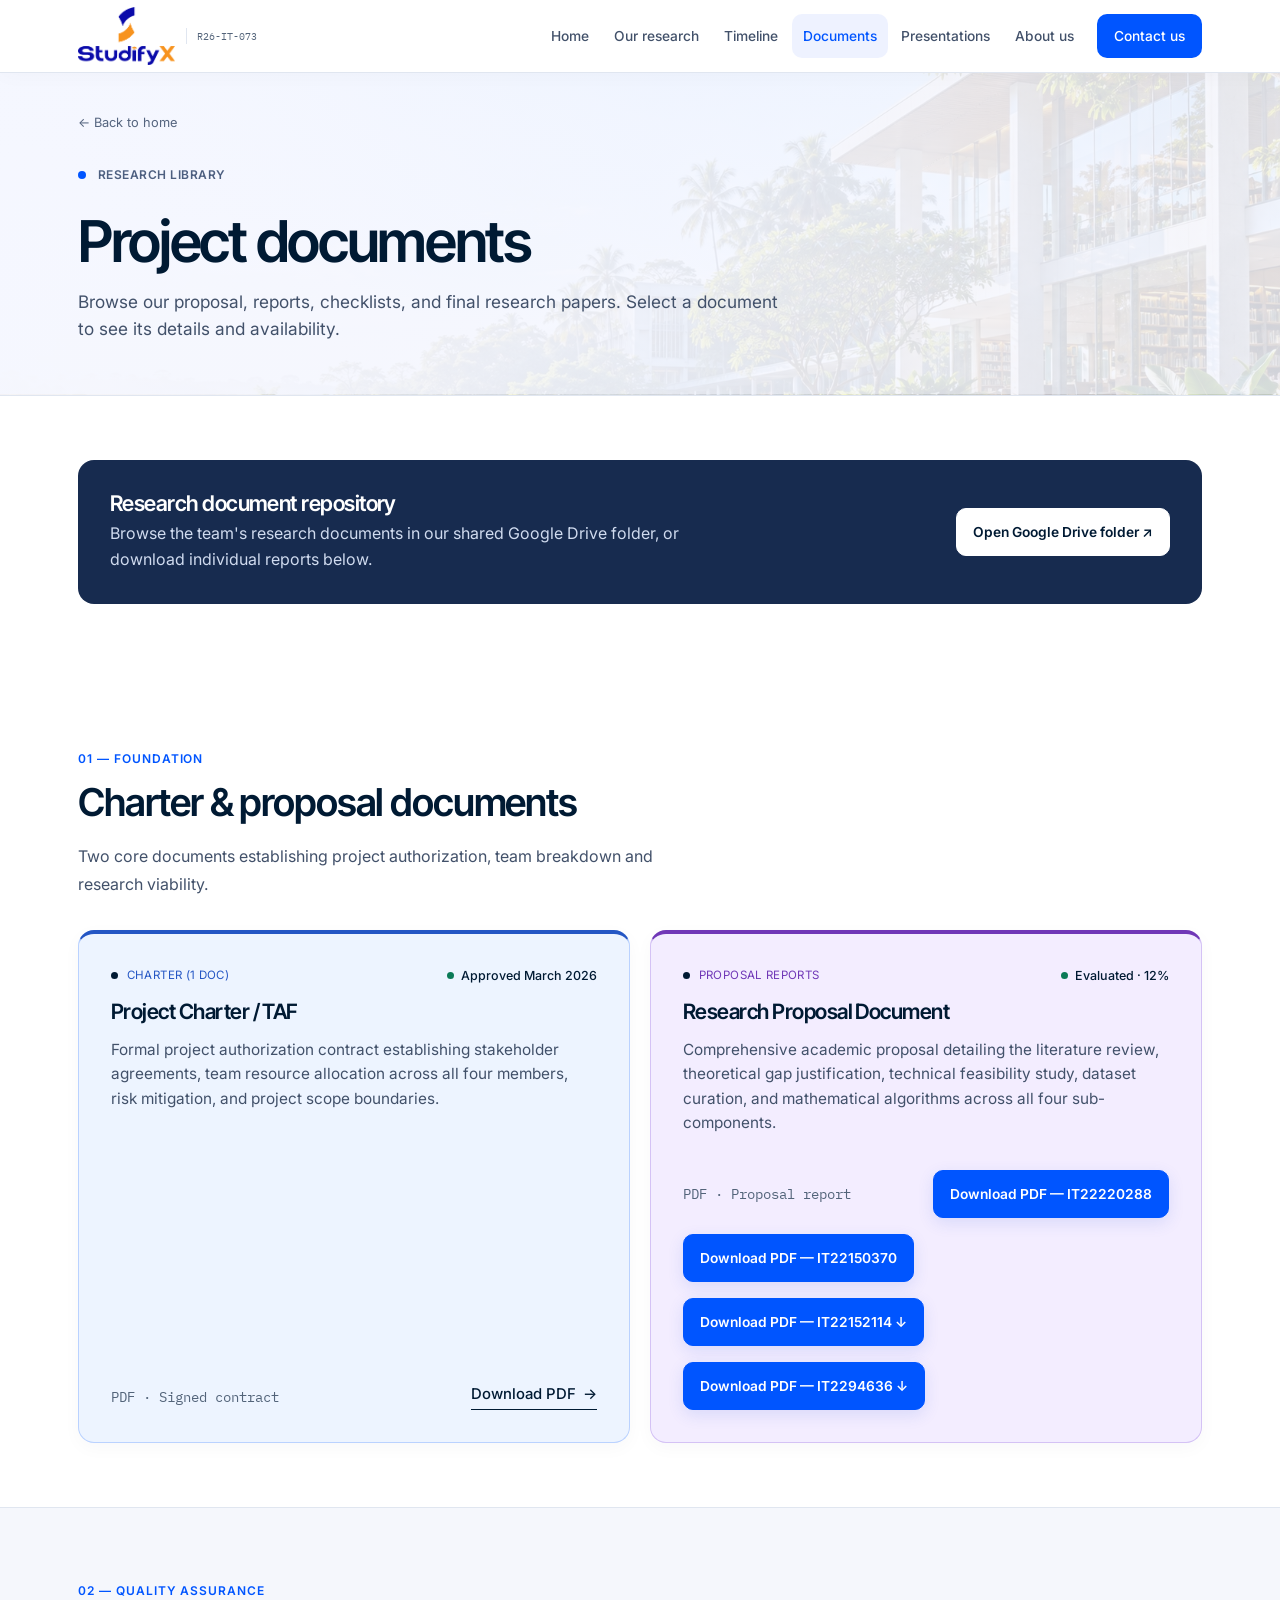
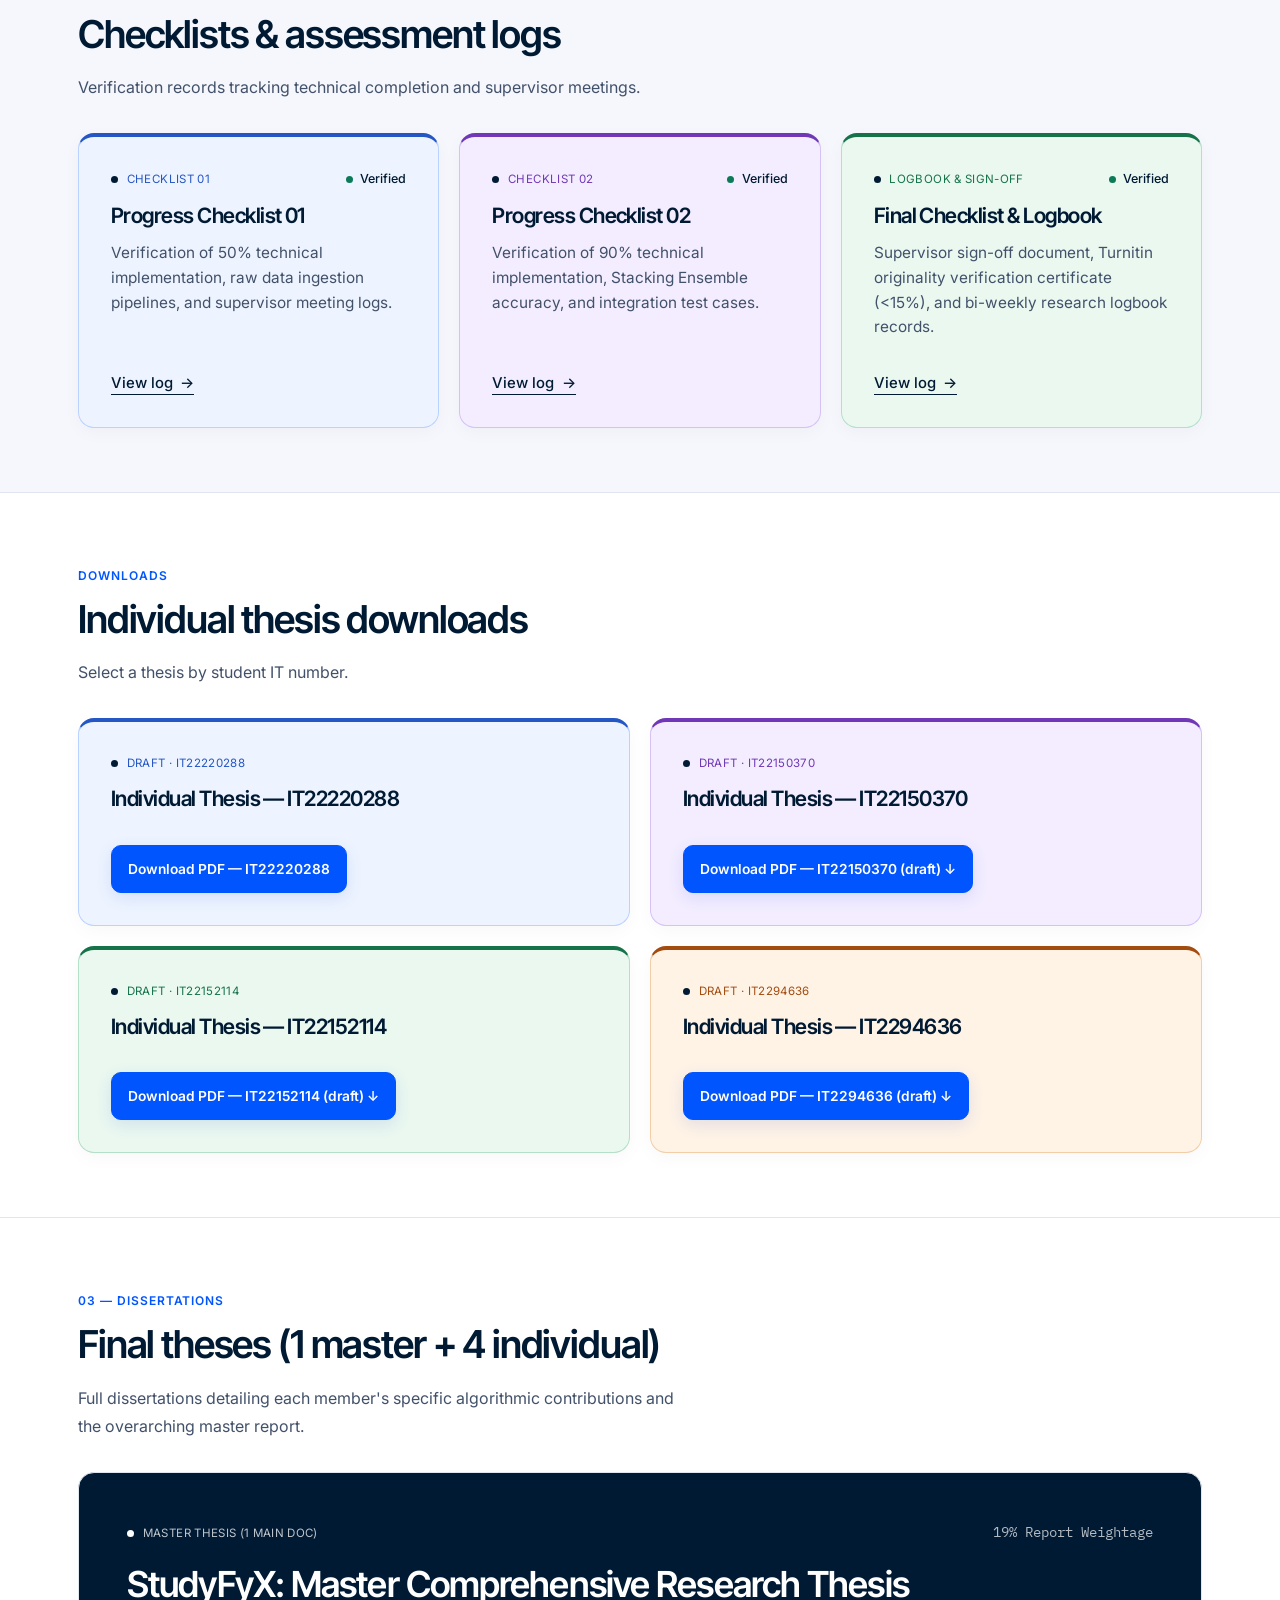
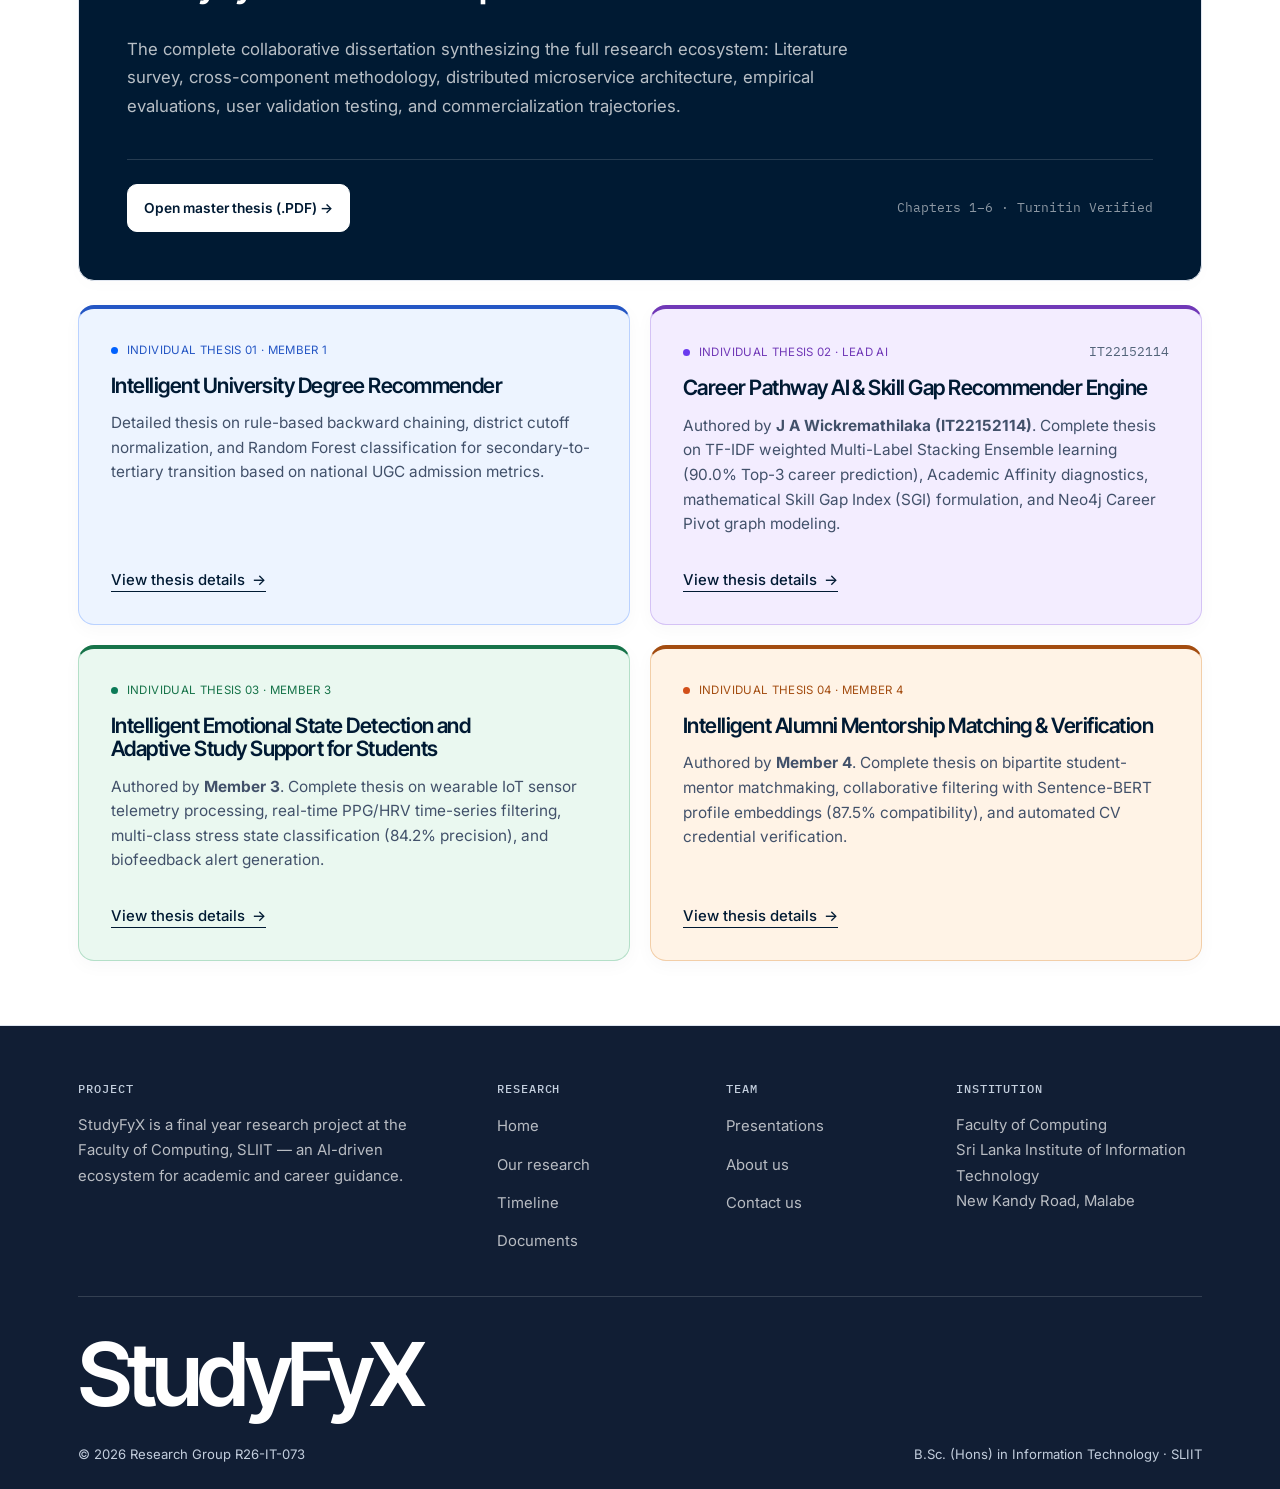
<file: research-website1/documents.html>
<!DOCTYPE html>
<html lang="en">
<head>
  <meta charset="UTF-8">
  <meta name="viewport" content="width=device-width, initial-scale=1.0">
  <title>Documents | StudyFyX (R26-IT-073) Academic Deliverables</title>
  <meta name="description" content="Charter, proposal, checklists, individual theses and master dissertation for Research Project R26-IT-073 at SLIIT.">
  <link rel="stylesheet" href="css/style.css?v=4.1">
  <link rel="stylesheet" href="css/ui.css?v=6.5">
  <link rel="icon" type="image/png" href="images/studyfyxlogo.png">
</head>
<body>
  <a class="skip-link" href="#main-content">Skip to content</a>

  <header class="nav">
    <div class="wrap nav-inner">
      <a href="index.html" class="wordmark" aria-label="StudyFyX home">
        <img src="images/studyfyxlogo.png" class="site-logo" alt="StudyFyX">
        <small>R26-IT-073</small>
      </a>
      <button class="nav-toggle" id="navToggle" aria-controls="navMenu" aria-label="Toggle navigation" aria-expanded="false"><span></span><span></span><span></span></button>
      <ul class="nav-menu nav-links" id="navMenu">
        <li><a href="index.html">Home</a></li>
        <li><a href="domain.html">Our research</a></li>
        <li><a href="milestones.html">Timeline</a></li>
        <li><a href="documents.html" class="active" aria-current="page">Documents</a></li>
        <li><a href="presentations.html">Presentations</a></li>
        <li><a href="about-us.html">About us</a></li>
        <li><a href="contact-us.html" class="nav-btn">Contact us</a></li>
      </ul>
    </div>
  </header>

  <main id="main-content">
    <section class="page-hero">
      <div class="wrap">
        <a class="breadcrumb" href="index.html">← Back to home</a>
        <p class="eyebrow">Research library</p>
        <h1 class="display">Project documents</h1>
        <p class="lead">Browse our proposal, reports, checklists, and final research papers. Select a document to see its details and availability.</p>
      </div>
    </section>

    <!-- Cloud Archive Banner -->
    <section class="section" style="padding-bottom: 0; border-bottom: 0;">
      <div class="wrap">
        <div class="strip reveal">
          <div>
            <h3>Research document repository</h3>
            <p>Browse the team's research documents in our shared Google Drive folder, or download individual reports below.</p>
          </div>
          <a class="btn btn-light btn-sm" href="https://drive.google.com/drive/folders/1j5qwz5YjAbGDTKUu_reXCLSNUxUxt5uj?usp=drive_link" target="_blank" rel="noopener noreferrer" aria-label="Open research documents in Google Drive (opens in a new tab)">Open Google Drive folder ↗</a>
        </div>
      </div>
    </section>

    <!-- Category 1: Charter & Proposal -->
    <section class="section">
      <div class="wrap">
        <div class="sec-head">
          <span class="sec-label">01 — Foundation</span>
          <div>
            <h2 class="sec-title">Charter &amp; proposal documents</h2>
            <p class="sec-intro">Two core documents establishing project authorization, team breakdown and research viability.</p>
          </div>
        </div>

        <div class="grid grid-2 reveal">
          <div class="cell">
            <div style="display:flex; justify-content:space-between; align-items:baseline;">
              <span class="tag">Charter (1 Doc)</span>
              <span class="status">Approved March 2026</span>
            </div>
            <h3>Project Charter / TAF</h3>
            <p>Formal project authorization contract establishing stakeholder agreements, team resource allocation across all four members, risk mitigation, and project scope boundaries.</p>
            <div class="cell-foot">
              <span class="muted" style="font-size:0.86rem; font-family:var(--mono);">PDF &middot; Signed contract</span>
              <a class="arrow-link" href="Taf/TAF-R26-IT-073.pdf" download="TAF-R26-IT-073.pdf" aria-label="Download TAF document for R26-IT-073">Download PDF</a>
            </div>
          </div>

          <div class="cell">
            <div style="display:flex; justify-content:space-between; align-items:baseline;">
              <span class="tag">Proposal reports</span>
              <span class="status">Evaluated &middot; 12%</span>
            </div>
            <h3>Research Proposal Document</h3>
            <p>Comprehensive academic proposal detailing the literature review, theoretical gap justification, technical feasibility study, dataset curation, and mathematical algorithms across all four sub-components.</p>
            <div class="cell-foot">
              <span class="muted" style="font-size:0.86rem; font-family:var(--mono);">PDF &middot; Proposal report</span>
              <a class="btn btn-blue btn-sm" href="projectprop/Proposal%20-%20IT22220288.pdf" download="Proposal - IT22220288.pdf">Download PDF — IT22220288</a>
<a class="btn btn-blue btn-sm" href="projectprop/R26-IT-073%20_IT22150370.pdf" download="R26-IT-073 _IT22150370.pdf">Download PDF — IT22150370</a>
<a class="btn btn-blue btn-sm" href="projectprop/R26-IT-073_IT22152114.pdf" download="R26-IT-073_IT22152114.pdf">Download PDF — IT22152114 ↓</a>
<a class="btn btn-blue btn-sm" href="projectprop/R26-IT-073_IT2294636.pdf" download="R26-IT-073_IT2294636.pdf">Download PDF — IT2294636 ↓</a>
            </div>
          </div>
        </div>
      </div>
    </section>

    <!-- Category 2: Checklists -->
    <section class="section paper">
      <div class="wrap">
        <div class="sec-head">
          <span class="sec-label">02 — Quality assurance</span>
          <div>
            <h2 class="sec-title">Checklists &amp; assessment logs</h2>
            <p class="sec-intro">Verification records tracking technical completion and supervisor meetings.</p>
          </div>
        </div>

        <div class="grid grid-3 reveal">
          <div class="cell">
            <div style="display:flex; justify-content:space-between; align-items:baseline;">
              <span class="tag">Checklist 01</span>
              <span class="status">Verified</span>
            </div>
            <h3>Progress Checklist 01</h3>
            <p>Verification of 50% technical implementation, raw data ingestion pipelines, and supervisor meeting logs.</p>
            <div class="cell-foot">
              <button class="arrow-link" onclick="openResearchDocument('Progress Checklist 01', 'Mid-Term Quality Assurance &middot; Semester 1', 'Official verification document certifying 50% code completion and supervisor meeting attendance.')">View log</button>
            </div>
          </div>

          <div class="cell">
            <div style="display:flex; justify-content:space-between; align-items:baseline;">
              <span class="tag">Checklist 02</span>
              <span class="status">Verified</span>
            </div>
            <h3>Progress Checklist 02</h3>
            <p>Verification of 90% technical implementation, Stacking Ensemble accuracy, and integration test cases.</p>
            <div class="cell-foot">
              <button class="arrow-link" onclick="openResearchDocument('Progress Checklist 02', 'Advanced Progress Verification &middot; Semester 2', 'Official verification document certifying 90% implementation, cross-service APIs, and draft dissertation chapters.')">View log</button>
            </div>
          </div>

          <div class="cell">
            <div style="display:flex; justify-content:space-between; align-items:baseline;">
              <span class="tag">Logbook &amp; sign-off</span>
              <span class="status">Verified</span>
            </div>
            <h3>Final Checklist &amp; Logbook</h3>
            <p>Supervisor sign-off document, Turnitin originality verification certificate (&lt;15%), and bi-weekly research logbook records.</p>
            <div class="cell-foot">
              <button class="arrow-link" onclick="openResearchDocument('Final Checklist & Research Logbook', 'Capstone Compliance & Sign-Off &middot; 4% Weightage', 'Turnitin plagiarism clearance certificate, supervisor approval signatures, and bi-weekly sprint records.')">View log</button>
            </div>
          </div>
        </div>
      </div>
    </section>

<section class="section" id="thesis-downloads"><div class="wrap"><div class="sec-head"><span class="sec-label">Downloads</span><div><h2 class="sec-title">Individual thesis downloads</h2><p class="sec-intro">Select a thesis by student IT number.</p></div></div><div class="grid grid-2"><div class="cell"><span class="tag">Draft · IT22220288</span><h3>Individual Thesis — IT22220288</h3><div class="cell-foot"><a class="btn btn-blue btn-sm" href="thesis/Individual%20Thesis%20Draft-%20IT22220288.pdf" download="Individual Thesis Draft- IT22220288.pdf">Download PDF — IT22220288</a></div></div><div class="cell"><span class="tag">Draft · IT22150370</span><h3>Individual Thesis — IT22150370</h3><div class="cell-foot"><a class="btn btn-blue btn-sm" href="thesis/IT22150370_DRAFT.pdf" download="IT22150370_DRAFT.pdf">Download PDF — IT22150370 (draft) ↓</a></div></div><div class="cell"><span class="tag">Draft · IT22152114</span><h3>Individual Thesis — IT22152114</h3><div class="cell-foot"><a class="btn btn-blue btn-sm" href="thesis/IT22152114_DRAFT.pdf" download="IT22152114_DRAFT.pdf">Download PDF — IT22152114 (draft) ↓</a></div></div><div class="cell"><span class="tag">Draft · IT2294636</span><h3>Individual Thesis — IT2294636</h3><div class="cell-foot"><a class="btn btn-blue btn-sm" href="thesis/IT2294636_DRAFT.pdf" download="IT2294636_DRAFT.pdf">Download PDF — IT2294636 (draft) ↓</a></div></div></div></div></section>

    <!-- Category 3: Final Dissertations (Slide 12: 4 Docs with the Main) -->
    <section class="section">
      <div class="wrap">
        <div class="sec-head">
          <span class="sec-label">03 — Dissertations</span>
          <div>
            <h2 class="sec-title">Final theses (1 master + 4 individual)</h2>
            <p class="sec-intro">Full dissertations detailing each member's specific algorithmic contributions and the overarching master report.</p>
          </div>
        </div>

        <!-- Master Group Thesis -->
        <div class="cell dark reveal" style="margin-bottom: 1.5rem; padding: clamp(2rem, 4vw, 3rem);">
          <div style="display:flex; justify-content:space-between; align-items:baseline; flex-wrap:wrap; gap:1rem;">
            <span class="tag">Master thesis (1 Main Doc)</span>
            <span style="font-family:var(--mono); font-size:0.86rem; color:rgba(255,255,255,0.7);">19% Report Weightage</span>
          </div>
          <h3 style="font-size:clamp(1.6rem, 2.8vw, 2.4rem); margin: 0.5rem 0 1rem;">StudyFyX: Master Comprehensive Research Thesis</h3>
          <p style="max-width:68ch; font-size:1.05rem; line-height:1.7;">
            The complete collaborative dissertation synthesizing the full research ecosystem: Literature survey, cross-component methodology, distributed microservice architecture, empirical evaluations, user validation testing, and commercialization trajectories.
          </p>
          <div class="cell-foot" style="border-top:1px solid rgba(255,255,255,0.15); padding-top:1.5rem; margin-top:1.5rem;">
            <button class="btn btn-light btn-sm" onclick="openResearchDocument('StudyFyX: Master Comprehensive Research Thesis', 'Master Group Dissertation &middot; September 2026', 'Comprehensive 100+ page dissertation synthesizing all 4 components, methodology, system architecture, empirical benchmarks, and future directions.')">Open master thesis (.PDF) →</button>
            <span style="font-family:var(--mono); font-size:0.82rem; color:rgba(255,255,255,0.55);">Chapters 1–6 &middot; Turnitin Verified</span>
          </div>
        </div>

        <!-- 4 Individual Theses -->
        <div class="grid grid-2 reveal">
          <!-- Member 1 -->
          <div class="cell c1">
            <span class="tag c1">Individual Thesis 01 &middot; Member 1</span>
            <h3>Intelligent University Degree Recommender</h3>
            <p>Detailed thesis on rule-based backward chaining, district cutoff normalization, and Random Forest classification for secondary-to-tertiary transition based on national UGC admission metrics.</p>
            <div class="cell-foot">
              <button class="arrow-link" onclick="openResearchDocument('Individual Thesis 1: Intelligent Degree Recommender', 'Authored by Member 1 &middot; Component 1', 'Individual dissertation examining backward-chaining rules and Random Forest modeling for Sri Lankan university admissions.')">View thesis details</button>
            </div>
          </div>

          <!-- Member 2 (J A Wickremathilaka) -->
          <div class="cell c2">
            <div style="display:flex; justify-content:space-between; align-items:baseline;">
              <span class="tag c2">Individual Thesis 02 &middot; Lead AI</span>
              <span style="font-family:var(--mono); font-size:0.82rem; color:var(--muted);">IT22152114</span>
            </div>
            <h3>Career Pathway AI &amp; Skill Gap Recommender Engine</h3>
            <p>Authored by <strong>J A Wickremathilaka (IT22152114)</strong>. Complete thesis on TF-IDF weighted Multi-Label Stacking Ensemble learning (90.0% Top-3 career prediction), Academic Affinity diagnostics, mathematical Skill Gap Index (SGI) formulation, and Neo4j Career Pivot graph modeling.</p>
            <div class="cell-foot">
              <button class="arrow-link" onclick="openResearchDocument('Individual Thesis 2: Career Pathway AI & Skill Gap Recommender Engine', 'Authored by J A Wickremathilaka (IT22152114) &middot; Component 2 (Lead AI)', 'Full dissertation covering TF-IDF Stacking Ensemble ML, mathematical SGI formulation, Neo4j Knowledge Graph Career Pivot discovery, and empirical validations.')">View thesis details</button>
            </div>
          </div>

          <!-- Member 3 -->
          <div class="cell c3">
            <span class="tag c3">Individual Thesis 03 &middot; Member 3</span>
            <h3>Intelligent Emotional State Detection and Adaptive Study Support for Students</h3>
            <p>Authored by <strong>Member 3</strong>. Complete thesis on wearable IoT sensor telemetry processing, real-time PPG/HRV time-series filtering, multi-class stress state classification (84.2% precision), and biofeedback alert generation.</p>
            <div class="cell-foot">
              <button class="arrow-link" onclick="openResearchDocument('Individual Thesis 3: Intelligent Emotional State Detection and Adaptive Study Support for Students', 'Authored by Member 3 &middot; Component 3', 'Complete thesis on wearable sensor processing, PPG/HRV filtering, and machine learning models for cognitive stress inference.')">View thesis details</button>
            </div>
          </div>

          <!-- Member 4 -->
          <div class="cell c4">
            <span class="tag c4">Individual Thesis 04 &middot; Member 4</span>
            <h3>Intelligent Alumni Mentorship Matching &amp; Verification</h3>
            <p>Authored by <strong>Member 4</strong>. Complete thesis on bipartite student-mentor matchmaking, collaborative filtering with Sentence-BERT profile embeddings (87.5% compatibility), and automated CV credential verification.</p>
            <div class="cell-foot">
              <button class="arrow-link" onclick="openResearchDocument('Individual Thesis 4: Intelligent Mentorship Matching', 'Authored by Member 4 &middot; Component 4', 'Complete thesis on bipartite collaborative matchmaking, semantic profile embeddings, and automated alumni verification.')">View thesis details</button>
            </div>
          </div>
        </div>
      </div>
    </section>
  </main>

  <footer class="footer">
    <div class="wrap">
      <div class="footer-top">
        <div>
          <h5>Project</h5>
          <p>StudyFyX is a final year research project at the Faculty of Computing, SLIIT — an AI-driven ecosystem for academic and career guidance.</p>
        </div>
        <div>
          <h5>Research</h5>
          <ul>
            <li><a href="index.html">Home</a></li>
            <li><a href="domain.html">Our research</a></li>
            <li><a href="milestones.html">Timeline</a></li>
            <li><a href="documents.html">Documents</a></li>
          </ul>
        </div>
        <div>
          <h5>Team</h5>
          <ul>
            <li><a href="presentations.html">Presentations</a></li>
            <li><a href="about-us.html">About us</a></li>
            <li><a href="contact-us.html">Contact us</a></li>
          </ul>
        </div>
        <div>
          <h5>Institution</h5>
          <p>Faculty of Computing<br>Sri Lanka Institute of Information Technology<br>New Kandy Road, Malabe</p>
        </div>
      </div>
      <div class="footer-mark">StudyFyX</div>
      <div class="footer-bottom">
        <span>&copy; 2026 Research Group R26-IT-073</span>
        <span>B.Sc. (Hons) in Information Technology &middot; SLIIT</span>
      </div>
    </div>
  </footer>

  <!-- Modal Dialog -->
  <div class="modal" id="academicModal" role="dialog" aria-modal="true" aria-labelledby="modalTitle">
    <div class="modal-box">
      <div class="modal-head">
        <h3 id="modalTitle">Document Details</h3>
        <button class="modal-close" onclick="closeAcademicModal()" aria-label="Close modal">&times;</button>
      </div>
      <div class="modal-meta" id="modalMeta">Official Deliverable</div>
      <p id="modalDesc"></p>
      <div id="modalNote" style="margin-top:1rem; padding:0.85rem; background:var(--paper); font-size:0.86rem; color:var(--ink-2); display:none;">
        <strong>Folder unavailable:</strong> Please contact the research team for document access.
      </div>
      <div class="modal-actions">
        <button class="btn btn-ghost btn-sm" onclick="closeAcademicModal()">Close</button>
        <button class="btn btn-sm" id="modalCloudBtn">View local downloads →</button>
      </div>
    </div>
  </div>

  <script src="js/main.js?v=6.2"></script>
</body>
</html>
</file>
<file: research-website1/css/style.css>
/* ==========================================================================
   STUDYFYX (R26-IT-073) — Research Website Design System
   Editorial / product-site style: ink + paper, solid colour blocks,
   oversized type, flat edges, rule-based grids. Pure HTML + CSS (< 20MB).
   ========================================================================== */

@import url('https://fonts.googleapis.com/css2?family=Inter:wght@400;500;600&family=Inter+Tight:wght@500;600;700&family=IBM+Plex+Mono:wght@400;500&display=swap');

:root {
  /* Core palette */
  --ink: #1E1919;
  --ink-2: #3D3838;
  --muted: #736C6C;
  --line: #E4E0DB;
  --paper: #F7F5F2;
  --white: #FFFFFF;

  /* Brand + component colours (solid, never tinted) */
  --blue: #0061FE;
  --c1: #0061FE;   /* Component 1 — Degree Recommender */
  --c2: #6A3BEF;   /* Component 2 — Career Pathway & Skill Gap AI */
  --c3: #0B7A57;   /* Component 3 — Stress & Wellbeing Analyser */
  --c4: #D24F1A;   /* Component 4 — Mentorship Matchmaking */

  --display: 'Inter Tight', 'Inter', system-ui, sans-serif;
  --body: 'Inter', system-ui, sans-serif;
  --mono: 'IBM Plex Mono', ui-monospace, monospace;

  --max: 1280px;
  --pad: clamp(1.25rem, 4vw, 3rem);
  --nav-h: 64px;
}

/* Reset */
*, *::before, *::after { margin: 0; padding: 0; box-sizing: border-box; }
html { scroll-behavior: smooth; }
body {
  font-family: var(--body);
  font-size: 16px;
  line-height: 1.6;
  color: var(--ink);
  background: var(--white);
  -webkit-font-smoothing: antialiased;
  min-height: 100vh;
  display: flex;
  flex-direction: column;
}
main { flex: 1; }
h1, h2, h3, h4, h5 { font-family: var(--display); font-weight: 600; letter-spacing: -0.025em; line-height: 1.1; }
a { color: inherit; text-decoration: none; }
svg { flex-shrink: 0; }
code { font-family: var(--mono); font-size: 0.88em; }
[id] { scroll-margin-top: calc(var(--nav-h) + 60px); }

.wrap { max-width: var(--max); margin: 0 auto; padding: 0 var(--pad); }
.muted { color: var(--muted); }

/* ---------- Navigation ---------- */
.nav {
  position: sticky; top: 0; z-index: 100;
  background: var(--white);
  border-bottom: 1px solid var(--line);
}
.nav-inner { display: flex; align-items: center; justify-content: space-between; height: var(--nav-h); gap: 2rem; }

.wordmark { display: flex; align-items: center; gap: 0.65rem; font-family: var(--display); font-weight: 700; font-size: 1.15rem; letter-spacing: -0.02em; }
.wordmark small { font-family: var(--mono); font-weight: 400; font-size: 0.72rem; color: var(--muted); letter-spacing: 0; padding-left: 0.65rem; border-left: 1px solid var(--line); }

/* Brand mark: four squares = four components */
.mark { display: grid; grid-template-columns: 1fr 1fr; gap: 2px; width: 20px; height: 20px; }
.mark span:nth-child(1) { background: var(--c1); }
.mark span:nth-child(2) { background: var(--c2); }
.mark span:nth-child(3) { background: var(--c3); }
.mark span:nth-child(4) { background: var(--c4); }

.nav-links { display: flex; align-items: center; gap: 0.15rem; list-style: none; }
.nav-links a { display: block; padding: 0.5rem 0.75rem; font-size: 0.92rem; font-weight: 500; color: var(--ink-2); transition: background 0.15s, color 0.15s; }
.nav-links a:hover { background: var(--paper); color: var(--ink); }
.nav-links a.active { color: var(--ink); box-shadow: inset 0 -2px 0 var(--ink); }
.nav-links .nav-btn { background: var(--ink); color: var(--white); padding: 0.55rem 1.05rem; margin-left: 0.6rem; }
.nav-links .nav-btn:hover, .nav-links .nav-btn.active { background: var(--blue); color: var(--white); box-shadow: none; }

.nav-toggle { display: none; background: none; border: 0; cursor: pointer; padding: 0.5rem; }
.nav-toggle span { display: block; width: 20px; height: 2px; background: var(--ink); margin: 4px 0; }

/* ---------- Buttons & links ---------- */
.btn {
  display: inline-flex; align-items: center; justify-content: center; gap: 0.6rem;
  padding: 0.9rem 1.4rem;
  font-family: var(--body); font-size: 0.95rem; font-weight: 500;
  border: 1px solid var(--ink); background: var(--ink); color: var(--white);
  cursor: pointer; transition: background 0.15s, color 0.15s, border-color 0.15s;
}
.btn:hover { background: var(--blue); border-color: var(--blue); }
.btn-blue { background: var(--blue); border-color: var(--blue); }
.btn-blue:hover { background: var(--ink); border-color: var(--ink); }
.btn-ghost { background: transparent; color: var(--ink); }
.btn-ghost:hover { background: var(--ink); border-color: var(--ink); color: var(--white); }
.btn-light { background: var(--white); color: var(--ink); border-color: var(--white); }
.btn-light:hover { background: var(--blue); border-color: var(--blue); color: var(--white); }
.btn-sm { padding: 0.6rem 1rem; font-size: 0.86rem; }
.btn-block { width: 100%; }

.arrow-link {
  display: inline-flex; align-items: center; gap: 0.45rem;
  font-weight: 500; font-size: 0.93rem;
  border-bottom: 1px solid currentColor; padding-bottom: 2px;
  background: none; border-top: 0; border-left: 0; border-right: 0; cursor: pointer; font-family: inherit; color: inherit;
}
.arrow-link::after { content: '→'; transition: transform 0.15s; }
.arrow-link:hover::after { transform: translateX(4px); }

/* ---------- Hero (home) ---------- */
.hero { background: var(--paper); padding: clamp(4rem, 9vw, 7rem) 0 0; border-bottom: 1px solid var(--line); }
.eyebrow {
  display: flex; align-items: center; gap: 0.75rem;
  font-family: var(--mono); font-size: 0.78rem; text-transform: uppercase; letter-spacing: 0.08em;
  color: var(--muted); margin-bottom: 1.5rem;
}
.eyebrow::before { content: ''; width: 8px; height: 8px; background: var(--blue); }
.display { font-size: clamp(2.6rem, 6.2vw, 5.4rem); font-weight: 600; letter-spacing: -0.04em; line-height: 1.02; max-width: 15ch; }
.lead { font-size: clamp(1.05rem, 1.5vw, 1.28rem); color: var(--ink-2); max-width: 58ch; margin-top: 1.75rem; line-height: 1.55; }
.hero-actions { display: flex; gap: 0.75rem; flex-wrap: wrap; margin-top: 2.25rem; }

.tiles { display: grid; grid-template-columns: repeat(4, 1fr); margin-top: clamp(3rem, 6vw, 5rem); }
.tile {
  color: var(--white); padding: 1.6rem 1.5rem 1.5rem; min-height: 250px;
  display: flex; flex-direction: column; justify-content: space-between;
  transition: filter 0.2s;
}
.tile:hover { filter: brightness(1.08); }
.tile.c1 { background: var(--c1); }
.tile.c2 { background: var(--c2); }
.tile.c3 { background: var(--c3); }
.tile.c4 { background: var(--c4); }
.tile-num { font-family: var(--mono); font-size: 0.76rem; letter-spacing: 0.06em; text-transform: uppercase; opacity: 0.85; }
.tile-title { font-family: var(--display); font-size: 1.45rem; font-weight: 600; letter-spacing: -0.02em; line-height: 1.15; }
.tile-meta { font-size: 0.86rem; opacity: 0.85; margin-top: 0.5rem; }
.tile-go { display: inline-block; margin-top: 1rem; font-size: 1.2rem; transition: transform 0.15s; }
.tile:hover .tile-go { transform: translateX(5px); }

/* ---------- Page hero (inner pages) ---------- */
.page-hero { background: var(--paper); padding: clamp(3.5rem, 7vw, 6rem) 0 clamp(2.5rem, 5vw, 4rem); border-bottom: 1px solid var(--line); }
.page-hero .display { font-size: clamp(2.4rem, 5.2vw, 4.4rem); max-width: 18ch; }

.subnav { position: sticky; top: var(--nav-h); z-index: 90; background: var(--white); border-bottom: 1px solid var(--line); }
.subnav .wrap { display: flex; gap: 1.75rem; overflow-x: auto; scrollbar-width: none; }
.subnav .wrap::-webkit-scrollbar { display: none; }
.subnav a { font-size: 0.88rem; color: var(--muted); padding: 0.95rem 0; white-space: nowrap; border-bottom: 2px solid transparent; transition: color 0.15s, border-color 0.15s; }
.subnav a:hover { color: var(--ink); border-color: var(--ink); }

/* ---------- Sections ---------- */
.section { padding: clamp(4rem, 8vw, 6.5rem) 0; border-bottom: 1px solid var(--line); }
.section.paper { background: var(--paper); }
.section.ink { background: var(--ink); color: var(--white); border-color: var(--ink); }

.split, .sec-head { display: grid; grid-template-columns: minmax(180px, 1fr) 3fr; gap: 2rem; }
.sec-head { margin-bottom: clamp(2.5rem, 5vw, 3.75rem); }
.sec-label { font-family: var(--mono); font-size: 0.78rem; text-transform: uppercase; letter-spacing: 0.08em; color: var(--muted); padding-top: 0.55rem; }
.sec-title { font-size: clamp(1.9rem, 3.6vw, 3rem); letter-spacing: -0.03em; max-width: 22ch; }
.sec-intro { color: var(--ink-2); font-size: 1.08rem; max-width: 62ch; margin-top: 1rem; }
.section.ink .sec-label { color: rgba(255, 255, 255, 0.55); }
.section.ink .sec-intro { color: rgba(255, 255, 255, 0.72); }

.prose p { font-size: 1.08rem; line-height: 1.75; color: var(--ink-2); max-width: 68ch; margin-bottom: 1.25rem; }
.prose p:last-child { margin-bottom: 0; }

/* ---------- Rows (editorial list) ---------- */
.rows { border-top: 1px solid var(--ink); }
.row { display: grid; grid-template-columns: minmax(180px, 1fr) 3fr; gap: 2rem; padding: 2.25rem 0; border-bottom: 1px solid var(--line); }
.row-key { display: flex; flex-direction: column; gap: 0.75rem; align-items: flex-start; }
.row-num { font-family: var(--mono); font-size: 0.8rem; color: var(--muted); }
.row h3 { font-size: 1.55rem; margin-bottom: 0.8rem; max-width: 30ch; }
.row p { color: var(--ink-2); max-width: 68ch; margin-bottom: 0.9rem; }
.row p:last-child { margin-bottom: 0; }
.row-top { display: flex; justify-content: space-between; align-items: baseline; gap: 1rem; flex-wrap: wrap; margin-bottom: 0.25rem; }
.row-top h3 { margin-bottom: 0; }
.section.ink .rows { border-color: var(--white); }
.section.ink .row { border-color: rgba(255, 255, 255, 0.16); }
.section.ink .row p { color: rgba(255, 255, 255, 0.72); }
.section.ink .row-num { color: rgba(255, 255, 255, 0.5); }

/* ---------- Grid of cells (hairline separated) ---------- */
.grid { display: grid; gap: 1px; background: var(--line); border: 1px solid var(--line); }
.grid-2 { grid-template-columns: repeat(2, 1fr); }
.grid-3 { grid-template-columns: repeat(3, 1fr); }
.grid-4 { grid-template-columns: repeat(4, 1fr); }
.cell { background: var(--white); padding: 2rem; display: flex; flex-direction: column; gap: 0.9rem; }
.cell h3 { font-size: 1.32rem; }
.cell p { color: var(--ink-2); font-size: 0.96rem; }
.cell-foot { margin-top: auto; padding-top: 1.25rem; display: flex; justify-content: space-between; align-items: center; gap: 1rem; flex-wrap: wrap; }
.cell.c1 { box-shadow: inset 0 4px 0 var(--c1); }
.cell.c2 { box-shadow: inset 0 4px 0 var(--c2); }
.cell.c3 { box-shadow: inset 0 4px 0 var(--c3); }
.cell.c4 { box-shadow: inset 0 4px 0 var(--c4); }
a.cell { transition: background 0.15s; }
a.cell:hover { background: var(--paper); }

.cell.dark { background: var(--ink); color: var(--white); }
.cell.dark p { color: rgba(255, 255, 255, 0.72); }
.section.ink .grid { background: rgba(255, 255, 255, 0.16); border-color: rgba(255, 255, 255, 0.16); }
.section.ink .cell { background: var(--ink); }
.section.ink .cell p { color: rgba(255, 255, 255, 0.72); }

.list { list-style: none; }
.list li { padding: 0.6rem 0; border-bottom: 1px solid var(--line); font-size: 0.93rem; color: var(--ink-2); }
.list li:last-child { border-bottom: 0; }
.section.ink .list li { border-color: rgba(255, 255, 255, 0.16); color: rgba(255, 255, 255, 0.78); }

/* ---------- Labels ---------- */
.tag {
  display: inline-flex; align-items: center; gap: 0.55rem;
  font-family: var(--mono); font-size: 0.74rem; text-transform: uppercase; letter-spacing: 0.06em;
  color: var(--ink-2);
}
.tag::before { content: ''; width: 10px; height: 10px; background: var(--ink); flex-shrink: 0; }
.tag.c1::before { background: var(--c1); }
.tag.c2::before { background: var(--c2); }
.tag.c3::before { background: var(--c3); }
.tag.c4::before { background: var(--c4); }
.tag.blue::before { background: var(--blue); }
.section.ink .tag, .cell.dark .tag { color: rgba(255, 255, 255, 0.75); }
.section.ink .tag::before, .cell.dark .tag::before { background: var(--white); }
.section.ink .tag.c1::before { background: #5C9BFF; }
.section.ink .tag.c2::before { background: #A889FF; }
.section.ink .tag.c3::before { background: #3FC99A; }
.section.ink .tag.c4::before { background: #FF8A57; }

.status { display: inline-flex; align-items: center; gap: 0.45rem; font-size: 0.86rem; font-weight: 500; white-space: nowrap; }
.status::before { content: ''; width: 7px; height: 7px; border-radius: 50%; background: var(--c3); }
.status.pending::before { background: var(--c4); }

/* ---------- Stats ---------- */
.stat-num { font-family: var(--display); font-size: clamp(2.8rem, 5vw, 4.4rem); font-weight: 600; letter-spacing: -0.045em; line-height: 1; }
.stat-label { font-weight: 600; font-size: 1.02rem; }

/* ---------- Architecture ---------- */
.arch-node dl { display: grid; gap: 0.6rem; margin-top: 0.4rem; }
.arch-node dt { font-family: var(--mono); font-size: 0.7rem; text-transform: uppercase; letter-spacing: 0.06em; color: rgba(255, 255, 255, 0.5); }
.arch-node dd { font-size: 0.92rem; color: rgba(255, 255, 255, 0.85); }
.arch-links { display: grid; grid-template-columns: repeat(4, 1fr); height: 44px; }
.arch-links span { border-left: 1px dashed rgba(255, 255, 255, 0.35); margin-left: 50%; }
.hub { background: var(--blue); color: var(--white); padding: 1.75rem 2rem; display: flex; justify-content: space-between; align-items: center; gap: 1.5rem; flex-wrap: wrap; }
.hub h3 { font-size: 1.35rem; }
.hub p { color: rgba(255, 255, 255, 0.85); font-size: 0.93rem; }

/* ---------- Quote / callout ---------- */
.quote { font-family: var(--display); font-size: clamp(1.35rem, 2.4vw, 1.95rem); font-weight: 500; line-height: 1.32; letter-spacing: -0.02em; border-left: 4px solid var(--blue); padding-left: 1.5rem; max-width: 40ch; }

/* ---------- Table ---------- */
.table-wrap { overflow-x: auto; border-top: 1px solid var(--ink); }
.table { width: 100%; border-collapse: collapse; font-size: 0.97rem; }
.table th { font-family: var(--mono); font-size: 0.74rem; font-weight: 500; text-transform: uppercase; letter-spacing: 0.06em; color: var(--muted); text-align: left; padding: 1rem 1.25rem 1rem 0; border-bottom: 1px solid var(--line); white-space: nowrap; }
.table td { padding: 1.15rem 1.25rem 1.15rem 0; border-bottom: 1px solid var(--line); vertical-align: middle; }
.table td:first-child { font-weight: 500; }
.table .num { font-family: var(--display); font-size: 1.4rem; font-weight: 600; letter-spacing: -0.02em; }
.table tfoot td { border-bottom: 1px solid var(--ink); font-weight: 600; }

/* ---------- Milestones ---------- */
.filter { display: flex; justify-content: space-between; align-items: center; gap: 1rem; flex-wrap: wrap; padding: 1.4rem 0; border-top: 1px solid var(--ink); }
.filter label { font-weight: 600; }
.select {
  appearance: none; -webkit-appearance: none;
  font-family: var(--body); font-size: 0.95rem; color: var(--ink);
  padding: 0.8rem 2.75rem 0.8rem 1rem; min-width: 320px;
  border: 1px solid var(--ink); border-radius: 0; cursor: pointer;
  background: var(--white) url("data:image/svg+xml,%3Csvg xmlns='http://www.w3.org/2000/svg' width='12' height='8' viewBox='0 0 12 8'%3E%3Cpath d='M1 1l5 5 5-5' fill='none' stroke='%231E1919' stroke-width='1.5'/%3E%3C/svg%3E") no-repeat right 1rem center;
}
.select:focus { outline: 2px solid var(--blue); outline-offset: 2px; }
.weight { font-family: var(--display); font-size: 3.2rem; font-weight: 600; letter-spacing: -0.045em; line-height: 1; }
.weight small { font-size: 1.3rem; letter-spacing: 0; margin-left: 2px; }
.meta { display: grid; grid-template-columns: repeat(2, minmax(0, 1fr)); gap: 1rem 2rem; margin: 1.25rem 0; padding: 1rem 0; border-top: 1px solid var(--line); border-bottom: 1px solid var(--line); }
.meta dt { font-family: var(--mono); font-size: 0.72rem; text-transform: uppercase; letter-spacing: 0.06em; color: var(--muted); }
.meta dd { font-weight: 500; margin-top: 0.2rem; }

/* ---------- Covers (presentations) ---------- */
.cover { aspect-ratio: 16 / 9; padding: 1.5rem; color: var(--white); display: flex; flex-direction: column; justify-content: space-between; margin: -2rem -2rem 0.5rem; }
.cover.ink { background: var(--ink); }
.cover.c1 { background: var(--c1); }
.cover.c2 { background: var(--c2); }
.cover.c3 { background: var(--c3); }
.cover-top { display: flex; justify-content: space-between; font-family: var(--mono); font-size: 0.74rem; text-transform: uppercase; letter-spacing: 0.06em; opacity: 0.85; }
.cover-num { font-family: var(--display); font-size: clamp(3.5rem, 7vw, 5.5rem); font-weight: 600; letter-spacing: -0.05em; line-height: 0.9; }

/* ---------- Banner strip ---------- */
.strip { background: var(--ink); color: var(--white); padding: 2rem; display: flex; justify-content: space-between; align-items: center; gap: 1.5rem; flex-wrap: wrap; margin-bottom: clamp(3rem, 6vw, 4.5rem); }
.strip h3 { font-size: 1.35rem; margin-bottom: 0.35rem; }
.strip p { color: rgba(255, 255, 255, 0.72); max-width: 60ch; }

/* ---------- Members ---------- */
.member-head { display: flex; align-items: center; gap: 1rem; }
.avatar { width: 56px; height: 56px; display: grid; place-items: center; color: var(--white); font-family: var(--display); font-weight: 600; font-size: 1.1rem; flex-shrink: 0; background: var(--ink); }
.avatar.c1 { background: var(--c1); }
.avatar.c2 { background: var(--c2); }
.avatar.c3 { background: var(--c3); }
.avatar.c4 { background: var(--c4); }
.member-name { font-size: 1.35rem; }
.member-id { font-family: var(--mono); font-size: 0.8rem; color: var(--muted); margin-top: 0.15rem; }
.cell.dark .member-id { color: rgba(255, 255, 255, 0.55); }

/* ---------- Contact ---------- */
.info { border-top: 1px solid var(--ink); }
.info-row { padding: 1.4rem 0; border-bottom: 1px solid var(--line); display: grid; grid-template-columns: 140px 1fr; gap: 1.5rem; }
.info-row dt { font-family: var(--mono); font-size: 0.74rem; text-transform: uppercase; letter-spacing: 0.06em; color: var(--muted); padding-top: 0.2rem; }
.info-row dd { line-height: 1.75; }
.info-row a { border-bottom: 1px solid var(--line); transition: border-color 0.15s; }
.info-row a:hover { border-color: var(--ink); }

.field { margin-bottom: 1.4rem; }
.field label { display: block; font-family: var(--mono); font-size: 0.74rem; text-transform: uppercase; letter-spacing: 0.06em; color: var(--muted); margin-bottom: 0.5rem; }
.input { width: 100%; font-family: var(--body); font-size: 1rem; color: var(--ink); padding: 0.85rem 1rem; border: 1px solid var(--line); background: var(--white); border-radius: 0; outline: none; transition: border-color 0.15s; }
.input:focus { border-color: var(--ink); }
textarea.input { min-height: 150px; resize: vertical; }
select.input { appearance: none; -webkit-appearance: none; cursor: pointer; background: var(--white) url("data:image/svg+xml,%3Csvg xmlns='http://www.w3.org/2000/svg' width='12' height='8' viewBox='0 0 12 8'%3E%3Cpath d='M1 1l5 5 5-5' fill='none' stroke='%231E1919' stroke-width='1.5'/%3E%3C/svg%3E") no-repeat right 1rem center; }
.form-success { margin-top: 1.25rem; padding: 1rem 1.25rem; border-left: 3px solid var(--c3); background: var(--paper); font-size: 0.95rem; }

/* ---------- Modal ---------- */
.modal { position: fixed; inset: 0; z-index: 200; background: rgba(30, 25, 25, 0.55); display: none; align-items: center; justify-content: center; padding: 1.5rem; }
.modal.open { display: flex; }
.modal-box { background: var(--white); width: 100%; max-width: 540px; padding: 2rem; animation: pop 0.18s ease-out; }
@keyframes pop { from { opacity: 0; transform: translateY(8px); } to { opacity: 1; transform: none; } }
.modal-head { display: flex; justify-content: space-between; align-items: flex-start; gap: 1rem; margin-bottom: 0.75rem; }
.modal-head h3 { font-size: 1.45rem; }
.modal-close { background: none; border: 0; font-size: 1.7rem; line-height: 1; cursor: pointer; color: var(--muted); }
.modal-close:hover { color: var(--ink); }
.modal-meta { font-family: var(--mono); font-size: 0.78rem; color: var(--muted); margin-bottom: 1rem; }
.modal-box p { color: var(--ink-2); }
.modal-actions { display: flex; gap: 0.75rem; justify-content: flex-end; margin-top: 1.75rem; flex-wrap: wrap; }

/* ---------- Footer ---------- */
.footer { background: var(--ink); color: rgba(255, 255, 255, 0.7); padding: 5rem 0 2rem; font-size: 0.93rem; }
.footer-top { display: grid; grid-template-columns: 2fr 1fr 1fr 1.3fr; gap: 2.5rem; padding-bottom: 4rem; }
.footer h5 { font-family: var(--mono); font-size: 0.74rem; font-weight: 500; text-transform: uppercase; letter-spacing: 0.08em; color: rgba(255, 255, 255, 0.45); margin-bottom: 1.1rem; }
.footer p { max-width: 40ch; line-height: 1.7; }
.footer ul { list-style: none; display: flex; flex-direction: column; gap: 0.6rem; }
.footer a { transition: color 0.15s; }
.footer a:hover { color: var(--white); }
.footer-mark { font-family: var(--display); font-size: clamp(3.5rem, 11vw, 9rem); font-weight: 600; letter-spacing: -0.055em; color: var(--white); line-height: 0.85; padding-top: 2.5rem; border-top: 1px solid rgba(255, 255, 255, 0.15); }
.footer-bottom { display: flex; justify-content: space-between; flex-wrap: wrap; gap: 1rem; font-size: 0.82rem; margin-top: 2rem; color: rgba(255, 255, 255, 0.45); }

/* ---------- Scroll reveal (only when JS is active) ---------- */
.js .reveal { opacity: 0; transform: translateY(18px); transition: opacity 0.6s ease, transform 0.6s ease; }
.js .reveal.in { opacity: 1; transform: none; }

/* ---------- Responsive ---------- */
@media (max-width: 1024px) {
  .tiles, .grid-4, .arch-links { grid-template-columns: repeat(2, 1fr); }
  .arch-links { display: none; }
  .footer-top { grid-template-columns: 1fr 1fr; }
}
@media (max-width: 860px) {
  .nav-links { display: none; position: absolute; top: var(--nav-h); left: 0; right: 0; background: var(--white); flex-direction: column; align-items: stretch; padding: 0.75rem var(--pad) 1.25rem; border-bottom: 1px solid var(--line); }
  .nav-links.open { display: flex; }
  .nav-links .nav-btn { margin: 0.5rem 0 0; text-align: center; }
  .nav-links a.active { box-shadow: inset 2px 0 0 var(--ink); }
  .nav-toggle { display: block; }
  .split, .sec-head, .row { grid-template-columns: 1fr; gap: 1rem; }
  .grid-2, .grid-3 { grid-template-columns: 1fr; }
  .info-row { grid-template-columns: 1fr; gap: 0.35rem; }
}
@media (max-width: 560px) {
  .tiles, .grid-4 { grid-template-columns: 1fr; }
  .tile { min-height: 190px; }
  .footer-top { grid-template-columns: 1fr; }
  .meta { grid-template-columns: 1fr; }
  .select { min-width: 0; width: 100%; }
  .wordmark small { display: none; }
}

/* Readable, accessible student guidance layout. */
:root { --ink: #172b46; --ink-2: #354863; --muted: #53647a; --paper: #f3f7fc; --line: #dbe4ef; }
.skip-link { position: fixed; top: -100px; left: 1rem; z-index: 300; padding: .8rem 1rem; background: var(--ink); color: white; border-radius: 8px; }
.skip-link:focus { top: .5rem; }
:focus-visible { outline: 3px solid var(--blue); outline-offset: 5px; }
.btn, .nav-links a { border-radius: 8px; }
.nav-links a { min-height: 44px; display: flex; align-items: center; }
.nav-toggle { min-width: 44px; min-height: 44px; }
.friendly-hero { padding: clamp(3rem, 6vw, 5rem) 0 2.5rem; background: #eef5ff; }
.friendly-hero .display { max-width: 20ch; font-size: clamp(2.8rem, 6vw, 5rem); line-height: 1.08; }
.friendly-hero .display span { color: #0756ce; }
.friendly-hero .lead { max-width: 65ch; }
.hero-note { font-size: .9rem; color: var(--muted); margin-top: 1.2rem; }
.journey { display: grid; grid-template-columns: repeat(4, 1fr); gap: 1rem; margin-top: 2.5rem; padding-top: 1.5rem; border-top: 1px solid #cbdcf2; }
.journey span { font-weight: 500; color: var(--ink-2); }
.journey span::before { content: '✓'; margin-right: .6rem; color: #0b7a57; }
.section { padding: clamp(2.8rem, 5vw, 4.5rem) 0; }
.feature-grid { background: transparent; gap: 1.5rem; border: 0; }
.feature-card { position: relative; border: 1px solid var(--line); border-radius: 16px; padding: 2rem; background: white; box-shadow: 0 5px 20px #172b4608; }
.feature-card h3 { margin-top: 1.25rem; font-size: 1.65rem; max-width: 26ch; }
.feature-card p { margin-top: .8rem; }
.feature-number { position: absolute; top: 1.5rem; right: 1.5rem; color: #64748b; font-size: 1.1rem; }
.feature-summary { margin-top: 1.5rem; border-top: 1px solid var(--line); }
.feature-summary div { padding-top: 1rem; }
.feature-summary dt { font-weight: 600; font-size: .9rem; }
.feature-summary dd { color: var(--ink-2); font-size: .95rem; margin-top: .2rem; }
.context-note { margin-top: 1.75rem; padding: 1rem 1.25rem; background: var(--paper); border-radius: 10px; color: var(--ink-2); }
.page-hero .display { max-width: 24ch; font-size: clamp(2.2rem, 4.5vw, 3.6rem); line-height: 1.12; }
.input, .modal-box { border-radius: 10px; }
.field label { font-family: var(--body); text-transform: none; letter-spacing: 0; font-size: .95rem; color: var(--ink); }
.footer h5, .footer-bottom { color: #c3cedd; }
@media (max-width: 1100px) and (min-width: 861px) { .nav-inner { gap: .5rem; } .nav-links a { font-size: .83rem; padding: .5rem; } .wordmark small { display: none; } }
@media (max-width: 860px) { .journey { grid-template-columns: 1fr 1fr; } .feature-card { padding: 1.5rem; } }
@media (max-width: 560px) { .journey { grid-template-columns: 1fr; gap: .7rem; } .hero-actions .btn { width: 100%; } .eyebrow { font-family: var(--body); text-transform: none; letter-spacing: 0; } }
@media (prefers-reduced-motion: reduce) { html { scroll-behavior: auto; } *, *::before, *::after { animation: none !important; transition: none !important; } .js .reveal { opacity: 1; transform: none; } }

/* Official StudyFyX logo: preserve the complete image and its proportions. */
.site-logo { display: block; width: auto; height: 50px; object-fit: contain; flex-shrink: 0; }
@media (max-width: 560px) { .site-logo { height: 44px; } }
</file>
<file: research-website1/css/ui.css>
/* Shared visual system for all seven research pages. */
:root { --ink: #16243d; --ink-2: #42516a; --paper: #f5f7fc; --line: #e0e6f0; --blue: #254edb; --nav-h: 80px; --max: 1220px; }
body { background: #fff; }
h1, h2, h3 { text-wrap: balance; }
p, dd { overflow-wrap: anywhere; }
.nav { background: rgba(255,255,255,.96); box-shadow: 0 3px 20px #16243d06; }
.nav-inner { gap: 1rem; }
.site-logo { height: 58px; }
.wordmark small { font-size: .65rem; }
.nav-links a { font-size: .86rem; padding: .65rem .7rem; border-radius: 10px; }
.nav-links a.active { color: var(--blue); background: #eef2ff; box-shadow: none; }
.nav-links .nav-btn { background: var(--blue); }
.btn { font-weight: 600; border-radius: 10px; min-height: 48px; }
.btn-blue { box-shadow: 0 5px 16px #254edb20; }
.btn-ghost { border-color: #ccd5e4; background: white; }
.friendly-hero { background: linear-gradient(115deg,#f7f9ff 45%,#edf1ff); padding: 4.5rem 0 2rem; }
.hero-layout { display: grid; grid-template-columns: 1.2fr 1fr; align-items: center; gap: 3rem; }
.friendly-hero .display { font-size: clamp(2.8rem,5vw,4.6rem); }
.friendly-hero .display span { color: var(--blue); }
.friendly-hero .lead { font-size: 1.08rem; line-height: 1.8; margin-top: 1.5rem; }
.eyebrow { font-family: var(--body); font-size: .75rem; letter-spacing: .04em; color: #4d5f80; font-weight: 600; }
.eyebrow::before { border-radius: 50%; }
.hero-actions { margin-top: 1.75rem; }
.path-panel { background: white; border: 1px solid #e1e7f6; border-radius: 24px; padding: 1.75rem; box-shadow: 0 20px 65px #263d7910; }
.panel-top { display: flex; align-items: center; gap: .5rem; font-size: .73rem; color: #52617a; }
.panel-dot { width: 7px; height: 7px; background: #218464; border-radius: 50%; }
.panel-year { margin-left: auto; background: var(--paper); border-radius: 6px; padding: .25rem .5rem; }
.path-panel h2 { font-size: 2rem; line-height: 1.2; margin: 1.3rem 0 .75rem; }
.path-panel > p { font-size: .9rem; color: var(--muted); }
.path-steps { display: grid; gap: .7rem; margin-top: 1.4rem; }
.path-steps a { display: flex; gap: .85rem; align-items: center; padding: .8rem; border: 1px solid var(--line); border-radius: 12px; transition: background .15s,border-color .15s; }
.path-steps a:hover { background: #f7f9ff; border-color: #aabcf2; }
.path-steps a > span:last-child { margin-left: auto; color: var(--muted); }
.path-steps strong { font-size: .87rem; display: block; }
.path-steps small { display: block; color: var(--muted); font-size: .73rem; margin-top: .1rem; }
.path-icon { width: 38px; height: 38px; display: grid; place-items: center; border-radius: 10px; flex-shrink: 0; font-size: .8rem; font-weight: 600; }
.path-icon.c1 { color: #254edb; background: #edf1ff; }
.path-icon.c2 { color: #6736c4; background: #f2edff; }
.path-icon.c3 { color: #087653; background: #e6f7f0; }
.path-icon.c4 { color: #a54614; background: #fff1e5; }
.panel-bottom { font-size: .72rem; color: var(--muted); margin-top: 1.25rem; text-align: center; }
.journey { margin-top: 3rem; gap: 1rem; font-size: .85rem; }
.sec-head { grid-template-columns: 1fr; gap: .75rem; margin-bottom: 2rem; }
.sec-label { color: var(--blue); font-family: var(--body); font-size: .75rem; font-weight: 600; }
.sec-title { max-width: 30ch; font-size: clamp(1.8rem,3vw,2.6rem); line-height: 1.18; }
.sec-intro { font-size: 1rem; line-height: 1.75; }
.grid { gap: 1.25rem; border: 0; background: transparent; }
.cell { min-width: 0; border: 1px solid var(--line); border-radius: 16px; padding: 2rem; box-shadow: 0 4px 18px #16243d04; }
a.cell:hover { border-color: #bac9ed; background: #fafbff; }
.feature-card { box-shadow: none; }
.feature-card h3 { font-size: 1.6rem; margin-top: .4rem; }
.feature-card.c1 { border-top: 4px solid var(--c1); box-shadow: none; }
.feature-card.c2 { border-top: 4px solid var(--c2); box-shadow: none; }
.feature-card.c3 { border-top: 4px solid var(--c3); box-shadow: none; }
.feature-card.c4 { border-top: 4px solid var(--c4); box-shadow: none; }
.tag { font-family: var(--body); letter-spacing: .03em; font-size: .72rem; line-height: 1.6; }
.tag::before { border-radius: 50%; width: 7px; height: 7px; }
.feature-summary { display: grid; grid-template-columns: 1fr 1fr; gap: 1rem; }
.feature-summary dd { font-size: .88rem; }
.page-hero { background: #f5f7ff; padding: 2.25rem 0 3.25rem; }
.breadcrumb { display: inline-block; color: #55657f; font-size: .8rem; margin-bottom: 2rem; }
.breadcrumb:hover { color: var(--blue); text-decoration: underline; }
.page-hero .lead { margin-top: 1rem; font-size: 1.08rem; max-width: 65ch; }
.subnav .wrap { gap: 1.5rem; }
.subnav a { font-weight: 500; font-size: .82rem; }
.subnav a.active { color: var(--blue); border-color: var(--blue); }
.rows { border: 0; display: grid; gap: 1rem; }
.row { padding: 1.75rem; border: 1px solid var(--line); border-radius: 14px; grid-template-columns: 170px 1fr; }
.row h3 { font-size: 1.3rem; line-height: 1.3; }
.row p { font-size: .96rem; line-height: 1.85; }
.row-num { font-size: 1.5rem; color: #6d7e98; }
.section.ink { background: #15243d; }
.section.ink .grid { background: transparent; border: 0; }
.section.ink .cell { background: #1d3050; border-color: #354560; }
.section.ink .arch-node dt { color: #b8c7df; }
.hub, .strip { border-radius: 16px; }
.strip { background: #172b4f; }
.strip p { color: #d0dbef; }
.cover { border-radius: 15px 15px 0 0; }
.avatar { border-radius: 14px; }
.status { white-space: normal; font-size: .78rem; }
.cell > div[style*="justify-content:space-between"] { gap: .75rem; flex-wrap: wrap; }
.table-wrap { border: 1px solid var(--line); border-radius: 14px; }
.table th { background: var(--paper); }
.table th, .table td { padding: 1rem 1.25rem; }
.select { min-width: min(320px,100%); border: 1px solid #cbd5e4; border-radius: 10px; }
.filter { border-top-color: var(--line); }
.input { background: #fbfcff; border-color: #ccd6e6; }
.modal-box { border-radius: 18px; box-shadow: 0 24px 80px #0003; max-height: 90dvh; overflow-y: auto; }
body.modal-open { overflow: hidden; }
.modal-close { min-width: 44px; min-height: 44px; }
.footer { background: #111e34; padding: 3.5rem 0 1.5rem; }
.footer-top { padding-bottom: 2.5rem; }
.footer-mark { font-size: clamp(3rem,7vw,5.5rem); }
.footer a { display: inline-block; padding: .15rem 0; }
@media (max-width: 1100px) { .hero-layout { gap: 1.5rem; } .wordmark small { display: none; } }
@media (max-width: 860px) { .hero-layout { grid-template-columns: 1fr; gap: 2rem; } .friendly-hero { padding-top: 3rem; } .path-panel { max-width: 600px; } .row { grid-template-columns: 1fr; } .row-key { flex-direction: row; align-items: center; } .nav-links a { min-height: 48px; } .sec-head { gap: .75rem; } }
@media (max-width: 560px) { .site-logo { height: 48px; } .feature-summary { grid-template-columns: 1fr; gap: 0; } .path-panel { padding: 1.25rem; border-radius: 18px; } .cell { padding: 1.5rem; } .cover { margin: -1.5rem -1.5rem .5rem; } .row { padding: 1.25rem; } .strip { padding: 1.5rem; } .modal { padding: .75rem; } .modal-box { padding: 1.5rem; } .modal-actions .btn { width: 100%; } }

/* Single-page research format inspired by the supplied reference. */
:root { --ink: #001a33; --blue: #0055ff; --nav-h: 72px; }
.nav { backdrop-filter: blur(16px); }
.reference-hero { position: relative; overflow: hidden; min-height: calc(100svh - var(--nav-h)); display: flex; flex-direction: column; justify-content: center; padding: 5rem 0 3rem; background: radial-gradient(ellipse at 88% 30%,#dbe7ff 0,transparent 52%),linear-gradient(135deg,#fff,#f0f5ff); }
.reference-hero-layout { display: grid; grid-template-columns: 1.4fr 1fr; gap: 3rem; align-items: center; width: 100%; }
.research-badge { display: inline-flex; gap: .5rem; align-items: center; background: #e6efff; color: #174cc1; padding: .5rem .8rem; border-radius: 30px; font-size: .75rem; font-weight: 600; margin-bottom: 1.75rem; }
.research-badge span { width: 6px; height: 6px; background: var(--blue); border-radius: 50%; }
.reference-hero h1 { font-size: clamp(3.2rem,6.2vw,6rem); font-weight: 700; line-height: 1.04; letter-spacing: -.055em; }
.reference-hero h1 > span { display: block; color: var(--blue); }
.reference-hero .lead { font-size: 1rem; line-height: 1.9; max-width: 56ch; margin: 1.8rem 0 2rem; }
.reference-hero .hero-actions { margin-top: 0; }
.scroll-cue { align-self: center; margin-top: 3rem; font-size: .78rem; color: #546885; padding: .6rem; }
.research-orbit { position: relative; min-height: 400px; border: 1px solid #bdcff2; border-radius: 50%; background: #ffffff50; }
.research-orbit::before { content: ''; position: absolute; inset: 55px; border: 1px dashed #afc4eb; border-radius: 50%; }
.orbit-center { position: absolute; inset: 32%; border-radius: 50%; background: #0055ff; color: white; display: flex; flex-direction: column; justify-content: center; align-items: center; box-shadow: 0 10px 40px #0055ff30; }
.orbit-center span { font-size: 1.3rem; font-weight: 700; }
.orbit-center small { font-size: .6rem; margin-top: .3rem; }
.orbit-item { position: absolute; display: flex; align-items: center; gap: .65rem; padding: .85rem 1rem; border: 1px solid #d9e3f4; border-radius: 14px; background: white; font-size: .8rem; font-weight: 600; box-shadow: 0 8px 24px #001a330a; }
.orbit-item b { display: grid; place-items: center; width: 28px; height: 28px; border-radius: 8px; background: #edf3ff; color: #0055ff; font-size: .7rem; }
.orbit-degree { top: 8%; left: 5%; }.orbit-career { top: 28%; right: -2%; }.orbit-wellbeing { bottom: 24%; left: -5%; }.orbit-mentor { bottom: 5%; right: 8%; }
.orbit-career b { background: #f0eaff; color: #6736c4; }.orbit-wellbeing b { background: #e0f2e9; color: #087653; }.orbit-mentor b { background: #fdf4e0; color: #a54614; }
.orbit-item:hover { border-color: var(--blue); }
.scope-layout { display: grid; grid-template-columns: 250px minmax(0,1fr); gap: 3rem; padding-top: 5rem; padding-bottom: 4rem; }
.scope-sidebar { position: sticky; top: calc(var(--nav-h) + 28px); align-self: start; }
.scope-sidebar h2 { font-size: 1.7rem; margin: .7rem 0; }
.scope-sidebar p { font-size: .85rem; color: var(--muted); line-height: 1.8; }
.scope-sidebar nav { display: grid; gap: .3rem; margin: 1.5rem 0; }
.scope-sidebar nav a { display: flex; align-items: center; gap: .7rem; border-radius: 10px; padding: .8rem .7rem; font-size: .83rem; color: #54647c; }
.scope-sidebar nav a span { width: 25px; height: 25px; display: grid; place-items: center; border-radius: 50%; background: #f0f3f8; font-size: .65rem; }
.scope-sidebar nav a:hover,.scope-sidebar nav a.active { background: #edf3ff; color: #0055ff; }
.scope-sidebar nav a.active span { background: #0055ff; color: white; }
.scope-sidebar .arrow-link { font-size: .75rem; }
.scope-content { min-width: 0; }
.scope-content .section { padding: 0 0 3.5rem; margin-bottom: 3.5rem; background: white; }
.scope-content .wrap { padding: 0; }
.scope-content .row { grid-template-columns: 1fr; padding: 1.4rem; background: #f8faff; }
.scope-content .row-key { flex-direction: row; align-items: center; }
.scope-content .row-num { font-size: .9rem; }
.scope-content .row p { font-size: .9rem; }
.scope-content .sec-title { font-size: 1.85rem; }
.scope-content .sec-head { margin-bottom: 1.5rem; }
.scope-content .grid-4 { grid-template-columns: 1fr 1fr; }
.landing-section { padding-top: 4.5rem; border-top: 1px solid var(--line); }
.landing-section:nth-of-type(even) { background: #f9fbff; }
.landing-heading h2 { font-size: clamp(2rem,4vw,3rem); margin: .75rem 0; }
.landing-heading > p { max-width: 65ch; color: var(--muted); font-size: 1rem; }
.landing-section .section { background: transparent; }
.presentation-heading h3 { font-size: 1.8rem; }.presentation-heading p { color: var(--muted); margin-top: .6rem; }
#milestones .milestone-card { border-left: 4px solid var(--blue); }
#downloads .cell:nth-child(4n+1) { border-top: 3px solid #a78bfa; }
#downloads .cell:nth-child(4n+2) { border-top: 3px solid #34d399; }
#downloads .cell:nth-child(4n+3) { border-top: 3px solid #f87171; }
#downloads .cell:nth-child(4n+4) { border-top: 3px solid #0055ff; }
.nav-progress { position: absolute; bottom: -1px; left: 0; width: 100%; height: 2px; background: var(--blue); transform: scaleX(0); transform-origin: left; pointer-events: none; }
@media (max-width: 1024px) { .reference-hero-layout { gap: 2rem; } .research-orbit { min-height: 340px; } .scope-layout { grid-template-columns: 210px minmax(0,1fr); gap: 2rem; } }
@media (max-width: 860px) { .reference-hero-layout { grid-template-columns: 1fr; } .research-orbit { min-height: 360px; width: min(400px,90%); margin: 1rem auto; } .reference-hero { padding-top: 3rem; } .reference-hero h1 { font-size: clamp(3rem,8vw,5rem); } .scope-layout { grid-template-columns: 1fr; padding-top: 3rem; } .scope-sidebar { position: static; } .scope-sidebar nav { grid-template-columns: 1fr 1fr; } .scope-content .grid-2,.scope-content .grid-3 { grid-template-columns: 1fr; } }
@media (max-width: 560px) { .reference-hero h1 { font-size: clamp(2.6rem,11vw,3.5rem); } .research-orbit { min-height: 310px; } .orbit-item { font-size: .7rem; padding: .65rem; gap: .4rem; } .orbit-center { inset: 30%; } .orbit-center span { font-size: 1rem; } .scope-sidebar nav { grid-template-columns: 1fr; } .scope-content .grid-4 { grid-template-columns: 1fr; } .landing-section { padding-top: 3rem; } }

.scope-content .section.ink { background: #15243d; color: white; padding: 2rem; border-radius: 16px; }
.scope-content .section.ink .row { background: #1d3050; border-color: #354560; }
.scope-content .section.ink .sec-label { color: #b9cdff; }
@media (max-width: 560px) { .scope-content .section.ink { padding: 1.25rem; } }

/* Colorful cards with dark text and distinct borders. */
.grid > .cell:nth-child(4n+1), .rows > .row:nth-child(4n+1) { --card-bg: #edf4ff; --card-border: #bad2ff; --card-accent: #2456c4; }
.grid > .cell:nth-child(4n+2), .rows > .row:nth-child(4n+2) { --card-bg: #f3edff; --card-border: #d4c2f5; --card-accent: #7038b7; }
.grid > .cell:nth-child(4n+3), .rows > .row:nth-child(4n+3) { --card-bg: #eaf8f0; --card-border: #b4dfc8; --card-accent: #167349; }
.grid > .cell:nth-child(4n+4), .rows > .row:nth-child(4n+4) { --card-bg: #fff3e6; --card-border: #f2cea8; --card-accent: #a34c10; }
.grid > .cell:not(.dark), .rows > .row, .scope-content .row {
  background: var(--card-bg, #edf4ff);
  border-color: var(--card-border, #bad2ff);
  border-top: 4px solid var(--card-accent, #2456c4);
  box-shadow: 0 5px 18px #001a3308;
}
.grid > .cell:not(.dark) .tag, .rows > .row .row-num, .feature-number { color: var(--card-accent, #2456c4); }
.feature-summary, .meta { border-color: var(--card-border, #bad2ff); }
a.cell:hover { background: var(--card-bg, #edf4ff); border-color: var(--card-accent, #2456c4); box-shadow: 0 8px 24px #001a3312; }
#milestones .milestone-card { border-left-color: var(--card-accent, #2456c4); }
#downloads .cell { border-top-color: var(--card-accent, #2456c4); }
.section.ink .grid > .cell, .scope-content .section.ink .row { background: #1d3050; border-color: #354560; border-top-color: #8fb1ff; }
.section.ink .grid > .cell .tag, .section.ink .rows > .row .row-num { color: #d0dfff; }

/* Editorial imagery, with overlays that keep all copy readable. */
.feature-photo { width: calc(100% + 4rem); max-width: none; height: 240px; object-fit: cover; margin: -2rem -2rem .65rem; border-radius: 12px 12px 0 0; display: block; }
.feature-card { overflow: hidden; }
.feature-card .feature-number { top: 1rem; right: 1rem; background: white; border-radius: 50%; width: 34px; height: 34px; display: grid; place-items: center; box-shadow: 0 2px 10px #001a3320; }
.research-photo { display: block; width: 100%; height: 210px; object-fit: cover; border-radius: 10px; margin-bottom: 1.25rem; }
.reference-hero { background-image: linear-gradient(90deg,rgba(255,255,255,.97) 0%,rgba(247,250,255,.94) 42%,rgba(240,245,255,.58) 100%), url('../images/hero.jpg'); background-size: cover; background-position: center; }
.page-hero { background-image: linear-gradient(90deg,rgba(245,247,255,.98),rgba(245,247,255,.85)),url('../images/hero.jpg'); background-size: cover; background-position: center 45%; }
#contact { background-image: linear-gradient(rgba(249,251,255,.96),rgba(249,251,255,.96)),url('../images/mentorship.jpg'); background-size: cover; background-position: center; }
@media (max-width: 560px) { .feature-photo { width: calc(100% + 3rem); margin: -1.5rem -1.5rem .65rem; height: 200px; } .research-photo { height: 180px; } .reference-hero { background-image: linear-gradient(rgba(255,255,255,.93),rgba(247,250,255,.88)),url('../images/hero.jpg'); } }

.assessment-photo { width: 100%; height: 105px; object-fit: cover; border-radius: 10px; display: block; margin-bottom: .5rem; }
@media (max-width: 860px) { .milestone-card .row-key { flex-wrap: wrap; } .assessment-photo { width: 100%; height: 160px; } }

.research-image-pair { display: grid; grid-template-columns: repeat(2,minmax(0,1fr)); gap: 1rem; margin: 0 0 2rem; }
.research-image-pair figure { border-radius: 14px; overflow: hidden; border: 1px solid var(--line); background: white; }
.research-image-pair img { display: block; width: 100%; height: 220px; object-fit: cover; }
.research-image-pair figcaption { padding: .85rem 1rem; color: var(--ink-2); font-size: .85rem; font-weight: 500; }
@media (max-width: 560px) { .research-image-pair { grid-template-columns: 1fr; } .research-image-pair img { height: 190px; } }

/* Supervisor portraits retain their complete framing. */
.supervisor-photo { display: block; width: 100%; max-width: 260px; height: auto; aspect-ratio: 720 / 708; object-fit: contain; border-radius: 14px; margin: .75rem auto; background: #f0f1f5; }

/* Allow long researcher names to wrap within narrow cards. */
.member-head > div:last-child { min-width: 0; }
.member-name { overflow-wrap: anywhere; line-height: 1.25; }
.member-head { align-items: flex-start; }
.cell-foot > * { min-width: 0; overflow-wrap: anywhere; }

/* Head-and-shoulders framing without altering the original photographs. */
.member-head-photo { flex-direction: column; align-items: center; text-align: center; gap: 1rem; }
.member-portrait { position: relative; width: min(240px,100%); aspect-ratio: 1; overflow: hidden; border-radius: 16px; background: #e7ebf1; border: 3px solid white; box-shadow: 0 5px 18px #001a3312; flex-shrink: 0; }
.member-portrait img { position: absolute; display: block; width: 100%; height: auto; max-width: none; left: 0; top: 0; }
.member-portrait.rusiru img { width: 115%; left: -7.5%; top: -5%; }
.member-portrait.dasith img { width: 160%; left: -30%; top: -36%; }
.member-portrait.inupa img { top: -4%; }

/* Keep the full team photograph visible at every screen size. */
.team-photo { width: 100%; max-width: 640px; margin: 0 auto 2rem; overflow: hidden; border: 1px solid var(--line); border-radius: 16px; background: white; box-shadow: 0 5px 18px #001a3308; }
.team-photo img { display: block; width: 100%; height: auto; }
.team-photo figcaption { padding: 1rem 1.25rem; color: var(--ink-2); font-size: .9rem; text-align: center; }

.download-links { display: flex; flex-wrap: wrap; gap: .75rem; margin-top: 1rem; }

.download-photo { display: block; width: 100%; height: clamp(160px, 22vw, 240px); object-fit: cover; border-radius: 10px; margin-bottom: 1.25rem; }

.thesis-downloads { display: grid; grid-template-columns: repeat(2, minmax(0, 1fr)); gap: 1rem; }
.thesis-downloads .btn { white-space: normal; text-align: center; }
#thesis { scroll-margin-top: 100px; }
@media (max-width: 560px) { .thesis-downloads { grid-template-columns: 1fr; } }
</file>
